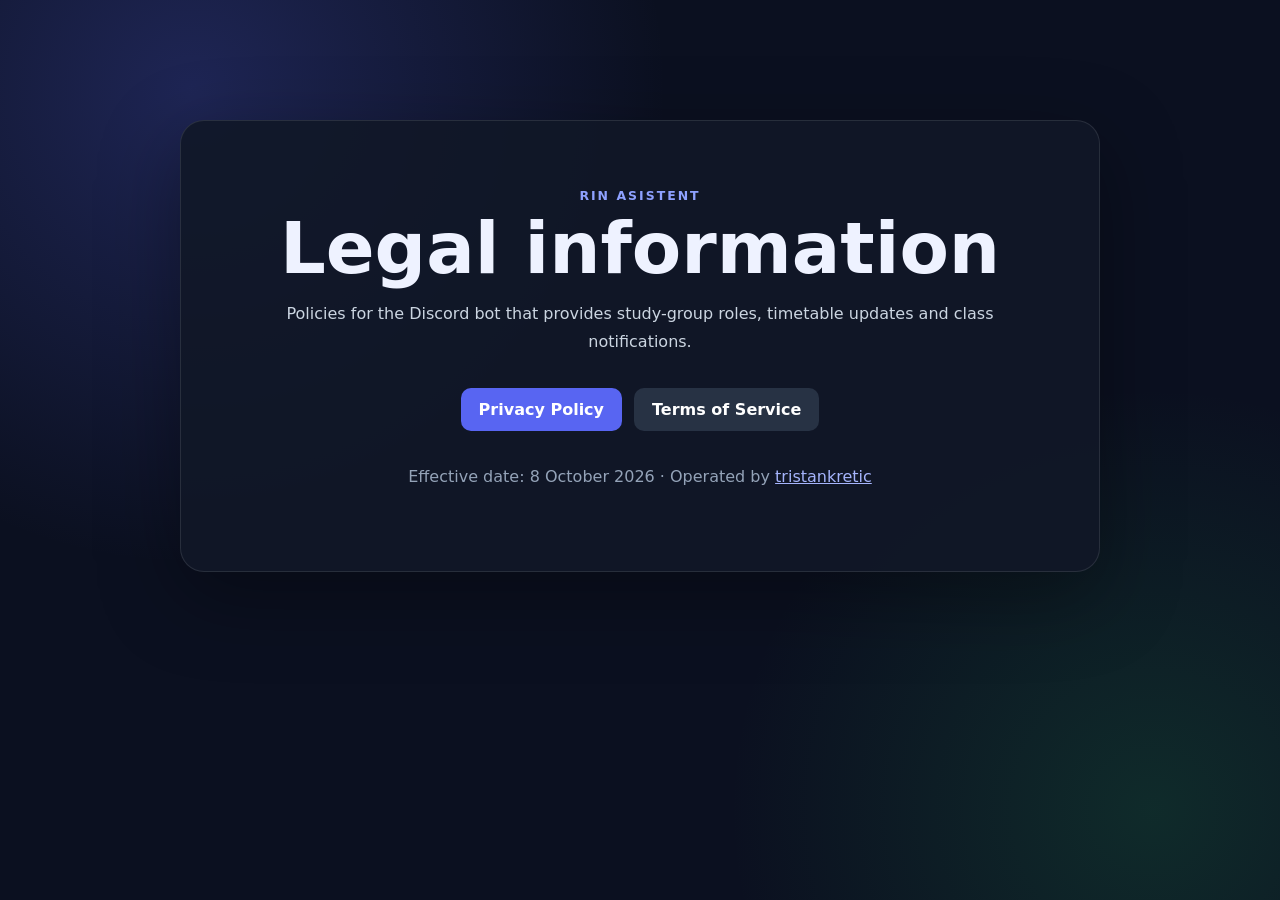
<file: index.html>
<!doctype html>
<html lang="en">
<head>
  <meta charset="utf-8">
  <meta name="viewport" content="width=device-width, initial-scale=1">
  <meta name="description" content="Legal information for the RIN Asistent Discord bot.">
  <title>RIN Asistent — Legal</title>
  <link rel="stylesheet" href="styles.css">
</head>
<body>
  <main class="card hero">
    <span class="eyebrow">RIN ASISTENT</span>
    <h1>Legal information</h1>
    <p>Policies for the Discord bot that provides study-group roles, timetable updates and class notifications.</p>
    <nav>
      <a class="button" href="privacy.html">Privacy Policy</a>
      <a class="button secondary" href="terms.html">Terms of Service</a>
    </nav>
    <p class="small">Effective date: 8 October 2026 · Operated by <a href="https://github.com/tristankretic">tristankretic</a></p>
  </main>
</body>
</html>
</file>
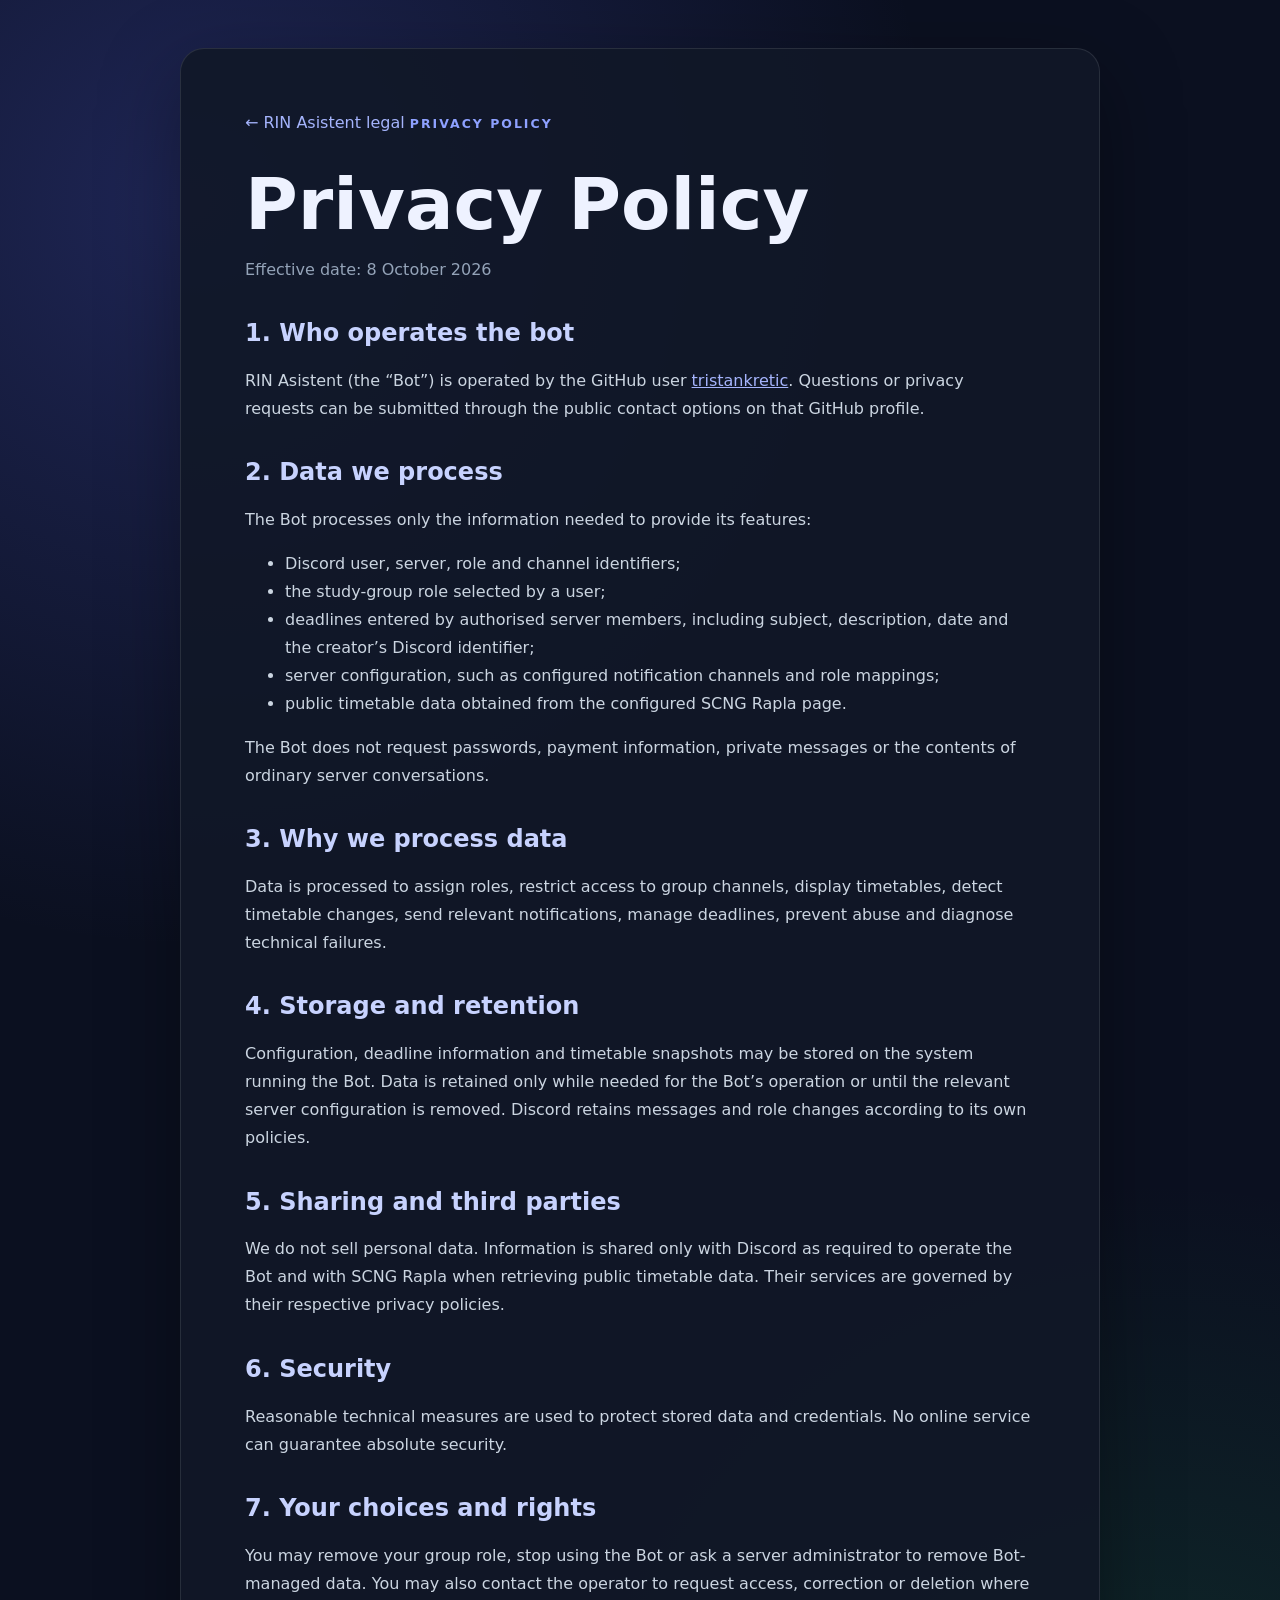
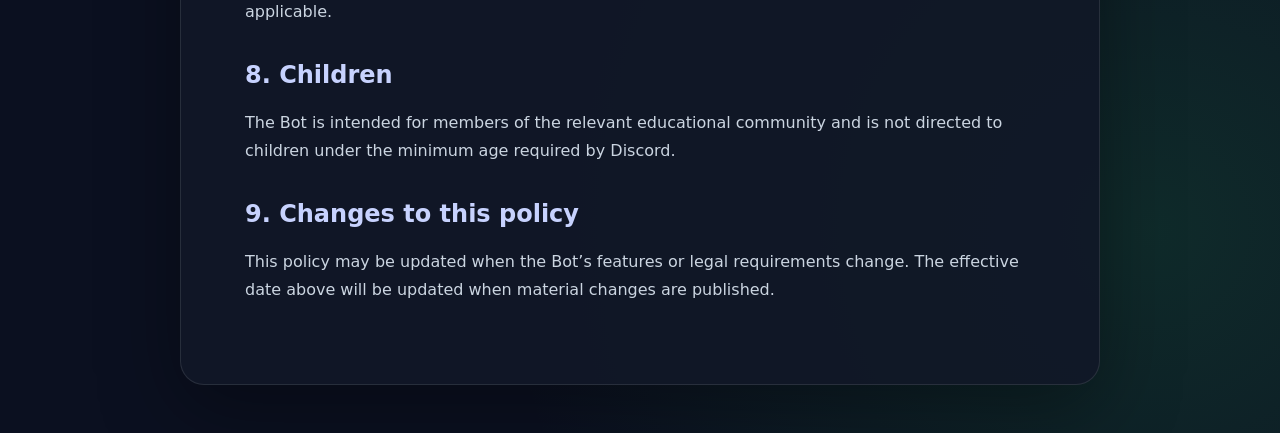
<file: privacy.html>
<!doctype html>
<html lang="en">
<head>
  <meta charset="utf-8">
  <meta name="viewport" content="width=device-width, initial-scale=1">
  <meta name="description" content="Privacy Policy for the RIN Asistent Discord bot.">
  <title>Privacy Policy — RIN Asistent</title>
  <link rel="stylesheet" href="styles.css">
</head>
<body>
  <main class="card policy">
    <a class="back" href="index.html">← RIN Asistent legal</a>
    <span class="eyebrow">PRIVACY POLICY</span>
    <h1>Privacy Policy</h1>
    <p class="lead">Effective date: 8 October 2026</p>

    <h2>1. Who operates the bot</h2>
    <p>RIN Asistent (the “Bot”) is operated by the GitHub user <a href="https://github.com/tristankretic">tristankretic</a>. Questions or privacy requests can be submitted through the public contact options on that GitHub profile.</p>

    <h2>2. Data we process</h2>
    <p>The Bot processes only the information needed to provide its features:</p>
    <ul>
      <li>Discord user, server, role and channel identifiers;</li>
      <li>the study-group role selected by a user;</li>
      <li>deadlines entered by authorised server members, including subject, description, date and the creator’s Discord identifier;</li>
      <li>server configuration, such as configured notification channels and role mappings;</li>
      <li>public timetable data obtained from the configured SCNG Rapla page.</li>
    </ul>
    <p>The Bot does not request passwords, payment information, private messages or the contents of ordinary server conversations.</p>

    <h2>3. Why we process data</h2>
    <p>Data is processed to assign roles, restrict access to group channels, display timetables, detect timetable changes, send relevant notifications, manage deadlines, prevent abuse and diagnose technical failures.</p>

    <h2>4. Storage and retention</h2>
    <p>Configuration, deadline information and timetable snapshots may be stored on the system running the Bot. Data is retained only while needed for the Bot’s operation or until the relevant server configuration is removed. Discord retains messages and role changes according to its own policies.</p>

    <h2>5. Sharing and third parties</h2>
    <p>We do not sell personal data. Information is shared only with Discord as required to operate the Bot and with SCNG Rapla when retrieving public timetable data. Their services are governed by their respective privacy policies.</p>

    <h2>6. Security</h2>
    <p>Reasonable technical measures are used to protect stored data and credentials. No online service can guarantee absolute security.</p>

    <h2>7. Your choices and rights</h2>
    <p>You may remove your group role, stop using the Bot or ask a server administrator to remove Bot-managed data. You may also contact the operator to request access, correction or deletion where applicable.</p>

    <h2>8. Children</h2>
    <p>The Bot is intended for members of the relevant educational community and is not directed to children under the minimum age required by Discord.</p>

    <h2>9. Changes to this policy</h2>
    <p>This policy may be updated when the Bot’s features or legal requirements change. The effective date above will be updated when material changes are published.</p>
  </main>
</body>
</html>
</file>
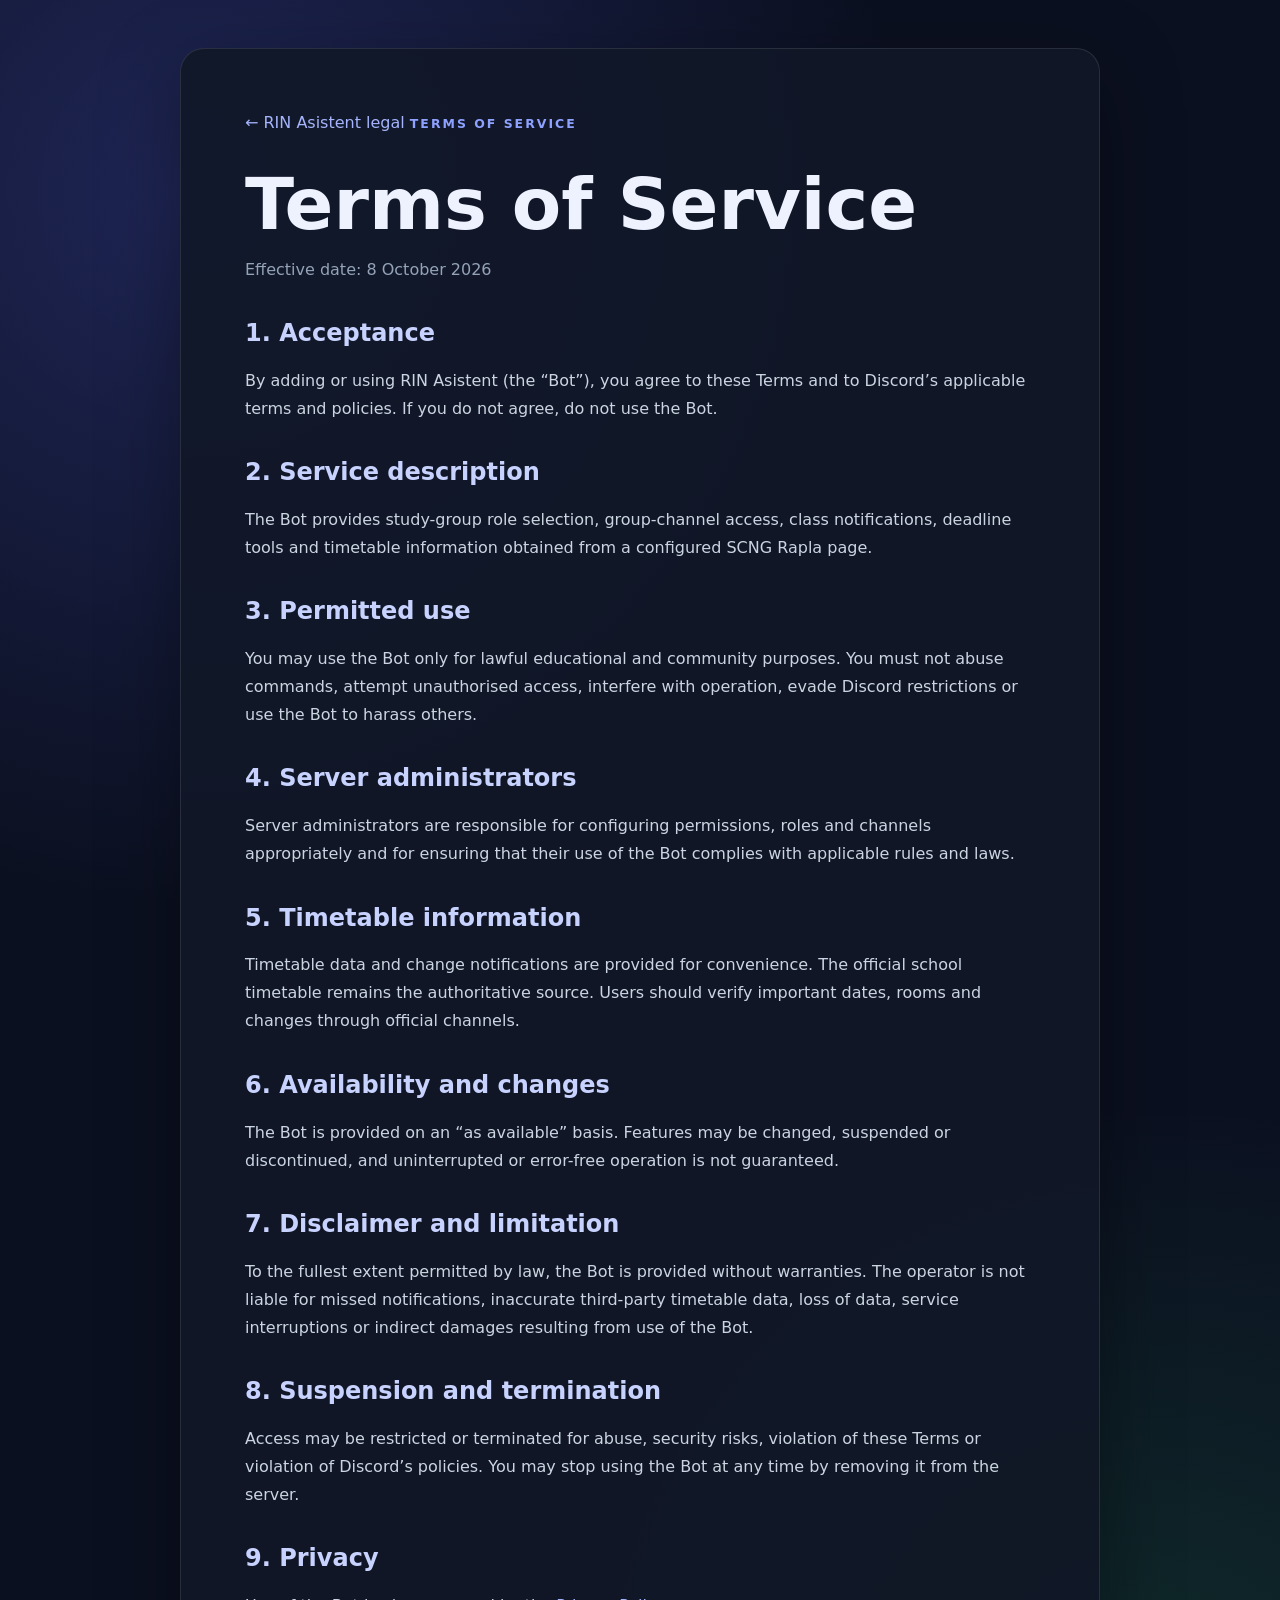
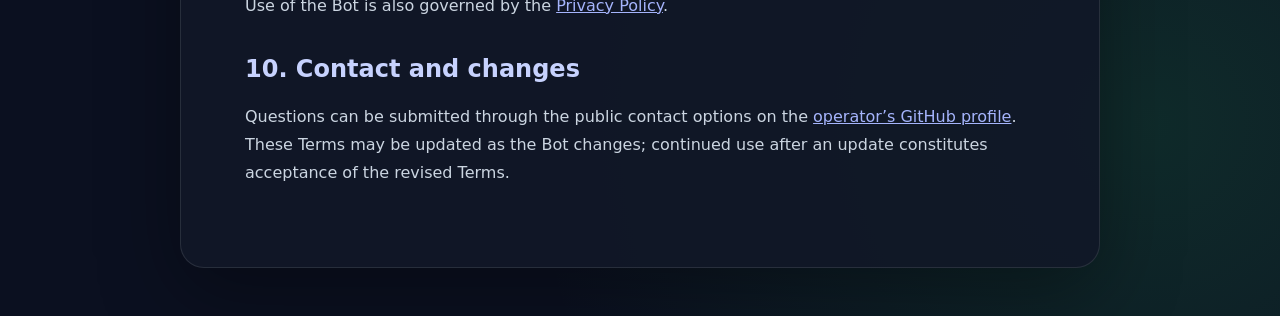
<file: terms.html>
<!doctype html>
<html lang="en">
<head>
  <meta charset="utf-8">
  <meta name="viewport" content="width=device-width, initial-scale=1">
  <meta name="description" content="Terms of Service for the RIN Asistent Discord bot.">
  <title>Terms of Service — RIN Asistent</title>
  <link rel="stylesheet" href="styles.css">
</head>
<body>
  <main class="card policy">
    <a class="back" href="index.html">← RIN Asistent legal</a>
    <span class="eyebrow">TERMS OF SERVICE</span>
    <h1>Terms of Service</h1>
    <p class="lead">Effective date: 8 October 2026</p>

    <h2>1. Acceptance</h2>
    <p>By adding or using RIN Asistent (the “Bot”), you agree to these Terms and to Discord’s applicable terms and policies. If you do not agree, do not use the Bot.</p>

    <h2>2. Service description</h2>
    <p>The Bot provides study-group role selection, group-channel access, class notifications, deadline tools and timetable information obtained from a configured SCNG Rapla page.</p>

    <h2>3. Permitted use</h2>
    <p>You may use the Bot only for lawful educational and community purposes. You must not abuse commands, attempt unauthorised access, interfere with operation, evade Discord restrictions or use the Bot to harass others.</p>

    <h2>4. Server administrators</h2>
    <p>Server administrators are responsible for configuring permissions, roles and channels appropriately and for ensuring that their use of the Bot complies with applicable rules and laws.</p>

    <h2>5. Timetable information</h2>
    <p>Timetable data and change notifications are provided for convenience. The official school timetable remains the authoritative source. Users should verify important dates, rooms and changes through official channels.</p>

    <h2>6. Availability and changes</h2>
    <p>The Bot is provided on an “as available” basis. Features may be changed, suspended or discontinued, and uninterrupted or error-free operation is not guaranteed.</p>

    <h2>7. Disclaimer and limitation</h2>
    <p>To the fullest extent permitted by law, the Bot is provided without warranties. The operator is not liable for missed notifications, inaccurate third-party timetable data, loss of data, service interruptions or indirect damages resulting from use of the Bot.</p>

    <h2>8. Suspension and termination</h2>
    <p>Access may be restricted or terminated for abuse, security risks, violation of these Terms or violation of Discord’s policies. You may stop using the Bot at any time by removing it from the server.</p>

    <h2>9. Privacy</h2>
    <p>Use of the Bot is also governed by the <a href="privacy.html">Privacy Policy</a>.</p>

    <h2>10. Contact and changes</h2>
    <p>Questions can be submitted through the public contact options on the <a href="https://github.com/tristankretic">operator’s GitHub profile</a>. These Terms may be updated as the Bot changes; continued use after an update constitutes acceptance of the revised Terms.</p>
  </main>
</body>
</html>
</file>
<file: styles.css>
:root {
  color-scheme: dark;
  font-family: Inter, ui-sans-serif, system-ui, -apple-system, BlinkMacSystemFont, "Segoe UI", sans-serif;
  background: #0b1020;
  color: #eef2ff;
}
* { box-sizing: border-box; }
body {
  margin: 0;
  min-height: 100vh;
  padding: 48px 20px;
  background:
    radial-gradient(circle at 15% 10%, rgba(88, 101, 242, .25), transparent 35%),
    radial-gradient(circle at 90% 90%, rgba(35, 165, 90, .18), transparent 30%),
    #0b1020;
}
.card {
  width: min(920px, 100%);
  margin: 0 auto;
  padding: clamp(28px, 6vw, 64px);
  border: 1px solid rgba(255,255,255,.1);
  border-radius: 24px;
  background: rgba(17, 24, 39, .9);
  box-shadow: 0 24px 80px rgba(0,0,0,.35);
}
.hero { margin-top: 8vh; text-align: center; }
.eyebrow { color: #8ea1ff; font-size: .78rem; font-weight: 800; letter-spacing: .16em; }
h1 { margin: .5rem 0 1rem; font-size: clamp(2.2rem, 7vw, 4.5rem); line-height: 1; }
h2 { margin-top: 2.2rem; color: #c7d2fe; }
p, li { color: #cbd5e1; line-height: 1.75; }
a { color: #a5b4fc; }
nav { display: flex; flex-wrap: wrap; justify-content: center; gap: 12px; margin: 32px 0; }
.button { padding: 12px 18px; border-radius: 10px; background: #5865f2; color: white; font-weight: 700; text-decoration: none; }
.button.secondary { background: #273244; }
.small, .lead { color: #94a3b8; }
.back { display: inline-block; margin-bottom: 28px; text-decoration: none; }
@media (max-width: 600px) { body { padding: 18px 12px; } .card { border-radius: 16px; } }
</file>
